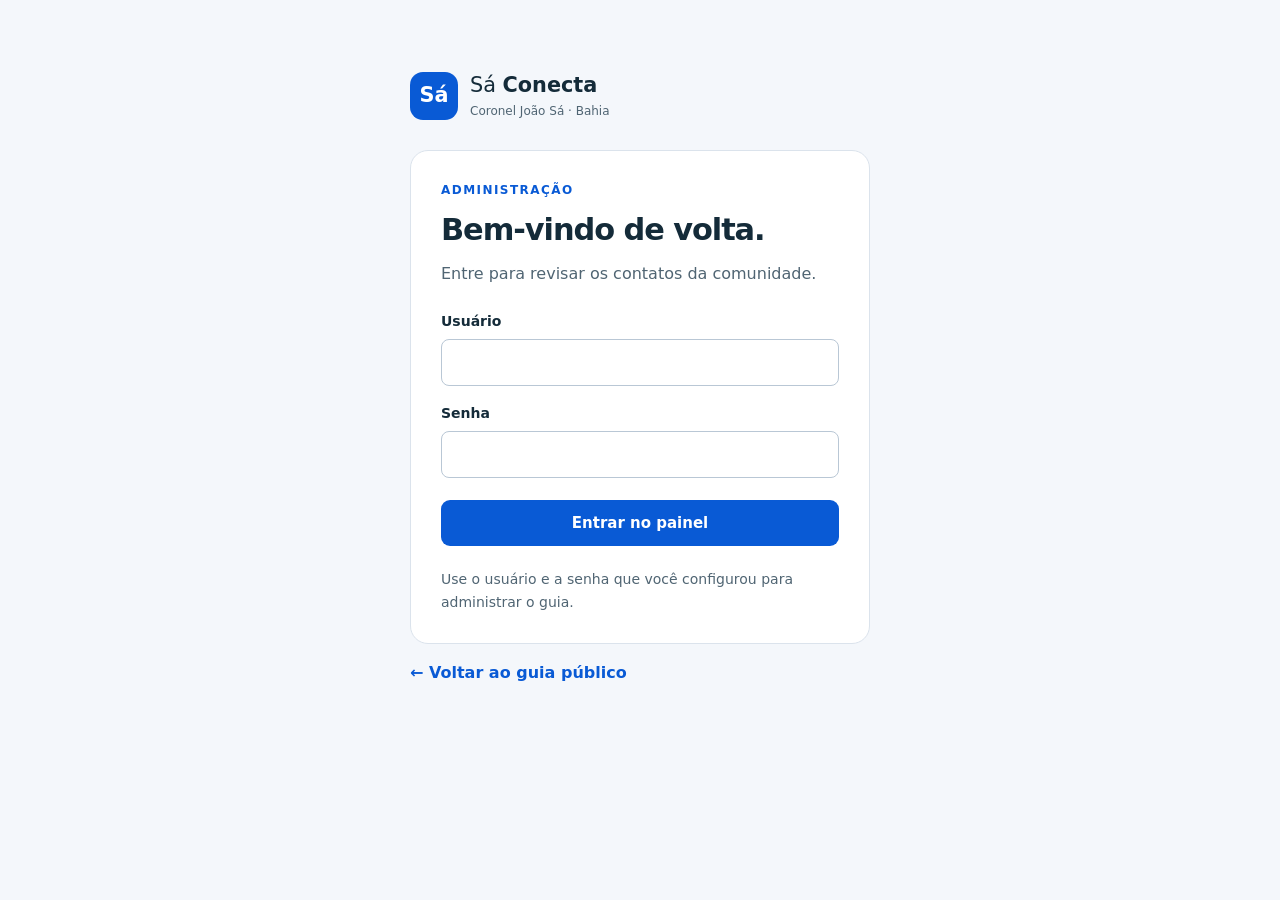
<file: templates/admin-login.html>
<!DOCTYPE html>
<html lang="pt-BR">
<head>
  <meta charset="UTF-8">
  <meta name="viewport" content="width=device-width, initial-scale=1">

  <title>Entrar · Administração Sá Conecta</title>

  <link rel="stylesheet" href="/static/style.css">
  <link rel="stylesheet" href="/static/admin.css">
  <script src="/static/admin.js" defer></script>
</head>

<body data-page="login">
  <!-- Área de login administrativo -->
  <main class="login-shell">
    <a class="brand" href="/" aria-label="Voltar ao guia">
      <span class="brand-symbol" aria-hidden="true">Sá</span>

      <span>
        Sá <strong>Conecta</strong>
        <small>Coronel João Sá · Bahia</small>
      </span>
    </a>

    <section class="login-card" aria-labelledby="login-title">
      <p class="eyebrow">ADMINISTRAÇÃO</p>
      <h1 id="login-title">Bem-vindo de volta.</h1>

      <p class="muted">
        Entre para revisar os contatos da comunidade.
      </p>

      <!-- Formulário de autenticação -->
      <form id="login-form">
        <label for="username">Usuário</label>
        <input
          id="username"
          name="username"
          autocomplete="username"
          required
          minlength="3"
          maxlength="40"
          autocapitalize="none"
          spellcheck="false"
        >

        <label for="password">Senha</label>
        <input
          id="password"
          name="password"
          type="password"
          autocomplete="current-password"
          required
          maxlength="128"
        >

        <p
          id="login-error"
          class="feedback"
          role="alert"
          hidden
        ></p>

        <button
          id="login-submit"
          class="button primary"
          type="submit"
        >
          Entrar no painel
        </button>
      </form>

      <p class="login-help">
        Use o usuário e a senha que você configurou para administrar o guia.
      </p>
    </section>

    <a class="text-button" href="/">
      ← Voltar ao guia público
    </a>
  </main>
</body>
</html>
</file>
<file: static/style.css>
/* =========================================================
   1. Base e identidade visual
   ========================================================= */

:root {
  --ink: #142b39;
  --muted: #506573;
  --blue: #095ad5;
  --blue-dark: #0643a1;
  --line: #dbe3ec;
  --paper: #fff;
  --background: #f4f7fb;
  --radius: 16px;
}

/* Box sizing global */
* {
  box-sizing: border-box;
}

/* Configurações gerais da página */
html {
  scroll-behavior: smooth;
  scroll-padding-top: 20px;
}

body {
  margin: 0;
  font-family: system-ui, -apple-system, BlinkMacSystemFont, "Segoe UI", sans-serif;
  color: var(--ink);
  background: var(--background);
  line-height: 1.6;
}

/* Herda a tipografia dos elementos do formulário */
button,
input,
select,
textarea {
  font: inherit;
}

/* Remove o destaque de toque padrão */
button,
a,
input,
select,
textarea {
  -webkit-tap-highlight-color: transparent;
}

/* Melhora a interação de toque */
button,
a {
  touch-action: manipulation;
}

/* Cursor padrão dos botões */
button {
  cursor: pointer;
}

/* Links */
a {
  color: inherit;
  text-decoration: none;
}

/* Remove margens padrão */
h1,
h2,
h3,
p {
  margin: 0;
}

/* Altura de linha dos títulos */
h1,
h2,
h3 {
  line-height: 1.2;
}

/* Foco visível para navegação por teclado */
button:focus-visible,
a:focus-visible,
input:focus-visible,
select:focus-visible,
textarea:focus-visible {
  outline: 3px solid #e49b00;
  outline-offset: 4px;
}

/* Elementos ocultos */
[hidden] {
  display: none !important;
}


/* =========================================================
   Layout e elementos utilitários
   ========================================================= */

/* Container principal */
.container {
  width: min(1160px, calc(100% - 48px));
  margin: auto;
}

/* Pequeno título auxiliar acima dos títulos principais */
.eyebrow {
  font-size: .75rem;
  letter-spacing: .12em;
  font-weight: 800;
  color: var(--blue);
}

/* Texto com aparência secundária */
.muted {
  color: var(--muted);
}

/* Link para pular diretamente ao conteúdo */
.skip-link {
  position: fixed;
  top: -100px;
  left: 16px;
  z-index: 10;
  padding: 12px;
  background: white;
}

.skip-link:focus {
  top: 12px;
}


/* =========================================================
   Botões
   ========================================================= */

/* Estilo base dos botões */
.button {
  display: inline-flex;
  justify-content: center;
  align-items: center;
  min-height: 46px;
  padding: 10px 20px;
  border: 1px solid transparent;
  border-radius: 9px;
  font-weight: 650;
  font-size: .9375rem;
  transition: background .15s;
}

/* Botão principal */
.primary {
  background: var(--blue);
  color: white;
}

.primary:hover {
  background: var(--blue-dark);
}

/* Botão secundário */
.secondary {
  background: white;
  border-color: var(--line);
  color: var(--ink);
}

.secondary:hover {
  background: #eaf1fb;
}

/* Botão somente com texto */
.text-button {
  border: 0;
  padding: 8px 0;
  background: none;
  color: var(--blue);
  font-weight: 700;
  text-align: left;
  min-height: 44px;
}


/* =========================================================
   2. Cabeçalho e busca
   ========================================================= */

/* Cabeçalho principal */
.header {
  background: white;
  border-bottom: 1px solid var(--line);
}

.header-inner {
  display: flex;
  justify-content: space-between;
  align-items: center;
  gap: 20px;
  min-height: 92px;
}

/* Identidade / marca */
.brand {
  display: flex;
  align-items: center;
  gap: 12px;
  font-size: 1.3rem;
  line-height: 1.25;
}

/* Símbolo da marca */
.brand-symbol {
  display: grid;
  place-items: center;
  background: var(--blue);
  color: white;
  width: 48px;
  height: 48px;
  border-radius: 13px;
  font-weight: 800;
}

/* Texto secundário da marca */
.brand small {
  display: block;
  font-size: .75rem;
  color: var(--muted);
  margin-top: 5px;
}

/* Navegação */
.header nav {
  display: flex;
  align-items: center;
  gap: 28px;
  font-size: .9375rem;
}

/* Introdução da página */
.intro {
  padding-top: 48px;
  padding-bottom: 36px;
}

.intro h1 {
  font-size: clamp(2rem, 4.2vw, 3.4rem);
  letter-spacing: -.045em;
  margin: 12px 0 14px;
  font-weight: 760;
}

.intro h1 span {
  color: var(--blue);
}

.intro-text {
  color: var(--muted);
  font-size: 1.0625rem;
}


/* =========================================================
   Barra de busca
   ========================================================= */

.search-bar {
  display: flex;
  align-items: center;
  gap: 20px;
  margin-top: 28px;
  background: white;
  border: 1px solid var(--line);
  padding: 16px;
  border-radius: var(--radius);
  box-shadow: 0 8px 24px #17345407;
}

.search-field {
  flex: 1;
}

.category-field {
  width: 245px;
  border-left: 1px solid var(--line);
  padding-left: 20px;
}

.search-bar label {
  display: block;
  font-size: .8125rem;
  font-weight: 700;
}

.search-bar input,
.search-bar select {
  border: 0;
  background: white;
  width: 100%;
  min-height: 38px;
  color: var(--ink);
  padding: 4px 0;
}

.search-bar .button {
  min-width: 108px;
}


/* =========================================================
   3. Catálogo
   ========================================================= */

/* Aviso informativo */
.demo-notice {
  background: #fff4d6;
  border: 1px solid #ebd18a;
  color: #624a0d;
  border-radius: 9px;
  padding: 11px 15px;
  font-size: .875rem;
  display: flex;
  gap: 12px;
  flex-wrap: wrap;
}

/* Cabeçalho de seção */
.section-heading {
  display: flex;
  align-items: end;
  justify-content: space-between;
  gap: 16px;
  margin: 32px 0 24px;
}

.section-heading h2 {
  font-size: 1.65rem;
  margin-top: 8px;
  letter-spacing: -.025em;
}

.section-heading > p {
  font-size: .875rem;
  color: var(--muted);
}


/* =========================================================
   Layout do catálogo
   ========================================================= */

.catalog-layout {
  display: grid;
  grid-template-columns: 224px minmax(0, 1fr);
  gap: 32px;
}


/* =========================================================
   Barra lateral / categorias
   ========================================================= */

.sidebar h3 {
  font-size: .9375rem;
  margin-bottom: 16px;
}

.category-buttons {
  display: grid;
  gap: 6px;
}

.category-button {
  display: flex;
  justify-content: space-between;
  align-items: center;
  gap: 8px;
  min-height: 45px;
  padding: 10px 12px;
  border: 1px solid transparent;
  border-radius: 8px;
  background: transparent;
  color: var(--muted);
  text-align: left;
  font-size: .9375rem;
}

.category-button:hover {
  background: #e8eff8;
}

.category-button[aria-pressed="true"] {
  background: #e0ebff;
  color: #074cad;
  font-weight: 700;
}

.category-count {
  font-size: .75rem;
  background: white;
  padding: 0 7px;
  border-radius: 5px;
}


/* =========================================================
   Área de colaboração
   ========================================================= */

.collaborate {
  border-top: 1px solid var(--line);
  margin-top: 28px;
  padding-top: 24px;
}

.collaborate h3 {
  font-size: 1.15rem;
  margin: 12px 0;
}

.collaborate p {
  font-size: .875rem;
  color: var(--muted);
  margin-bottom: 12px;
}


/* =========================================================
   Cards do catálogo
   ========================================================= */

.cards {
  display: grid;
  grid-template-columns: repeat(2, minmax(0, 1fr));
  gap: 18px;
}

.card {
  background: white;
  border: 1px solid var(--line);
  border-radius: var(--radius);
  padding: 22px;
  display: flex;
  flex-direction: column;
  min-width: 0;
}

.card-top {
  display: flex;
  justify-content: space-between;
  align-items: center;
  gap: 12px;
  margin-bottom: 20px;
}

/* Avatar com iniciais */
.initials {
  display: grid;
  place-items: center;
  width: 48px;
  height: 48px;
  border-radius: 12px;
  background: #e9f0ff;
  color: #064cb4;
  font-weight: 800;
  font-size: 1.1rem;
}

/* Variações de cor dos avatares */
.card:nth-child(3n+2) .initials {
  background: #e8f4f0;
  color: #19684e;
}

.card:nth-child(3n) .initials {
  background: #fff0dd;
  color: #865119;
}

/* Tag */
.tag {
  font-size: .75rem;
  color: var(--muted);
  background: var(--background);
  padding: 4px 9px;
  border-radius: 5px;
}

/* Conteúdo do card */
.card h3 {
  font-size: 1.15rem;
  margin-bottom: 7px;
  overflow-wrap: anywhere;
}

.card-category {
  color: var(--blue);
  font-size: .8125rem;
  font-weight: 650;
}

.card-description {
  font-size: .9375rem;
  color: var(--muted);
  margin: 14px 0 18px;
  flex: 1;
  overflow-wrap: anywhere;
}

.card-location {
  font-size: .875rem;
  color: var(--muted);
  border-top: 1px solid #edf0f5;
  padding-top: 14px;
  margin-bottom: 10px;
}

.card-bottom {
  display: flex;
  justify-content: space-between;
  align-items: center;
  flex-wrap: wrap;
  gap: 8px;
}

.card-bottom small {
  font-size: .75rem;
  color: var(--muted);
}


/* =========================================================
   Estado vazio
   ========================================================= */

.empty-state {
  padding: 48px 20px;
  text-align: center;
  border: 1px dashed var(--line);
  border-radius: var(--radius);
  background: white;
}

.empty-state p {
  margin: 12px 0 22px;
  color: var(--muted);
}


/* =========================================================
   Rodapé
   ========================================================= */

.footer {
  margin-top: 64px;
  border-top: 1px solid var(--line);
  background: white;
  padding: 28px 0;
}

.footer-inner {
  display: flex;
  justify-content: space-between;
  gap: 24px;
}

.footer p {
  font-size: .8125rem;
  color: var(--muted);
  margin-top: 4px;
}


/* =========================================================
   4. Janelas e formulário
   ========================================================= */

/* Janela de diálogo */
dialog {
  border: 1px solid var(--line);
  border-radius: 20px;
  padding: 28px;
  width: min(600px, calc(100% - 28px));
  max-height: 90dvh;
  overflow: auto;
  color: var(--ink);
  box-shadow: 0 24px 100px #142b3940;
}

dialog::backdrop {
  background: #142b3999;
}

dialog h2 {
  font-size: 1.65rem;
  margin: 14px 0;
}

dialog > p {
  margin-bottom: 18px;
}


/* =========================================================
   Cabeçalho da janela
   ========================================================= */

.dialog-heading {
  display: flex;
  align-items: center;
  justify-content: space-between;
  gap: 12px;
}

.close-button {
  border: 0;
  border-radius: 50%;
  width: 44px;
  height: 44px;
  font-size: 1.7rem;
  background: var(--background);
  color: var(--ink);
}


/* =========================================================
   Informações de detalhes
   ========================================================= */

.details-info {
  display: grid;
  grid-template-columns: 100px 1fr;
  gap: 12px;
  font-size: .9375rem;
  margin: 24px 0;
}

.details-info dt {
  font-weight: 650;
}

.details-info dd {
  margin: 0;
  overflow-wrap: anywhere;
}


/* =========================================================
   Formulário de sugestão
   ========================================================= */

#suggestion-form > label,
.form-row label {
  display: block;
  font-weight: 650;
  font-size: .875rem;
  margin: 16px 0 6px;
}

#suggestion-form input:not([type="checkbox"]),
#suggestion-form select,
#suggestion-form textarea {
  width: 100%;
  border: 1px solid #b9c7d5;
  border-radius: 8px;
  padding: 10px 12px;
  background: white;
  color: var(--ink);
  min-height: 46px;
}

textarea {
  resize: vertical;
}


/* =========================================================
   Campos em duas colunas
   ========================================================= */

.form-row {
  display: grid;
  grid-template-columns: 1fr 1fr;
  gap: 16px;
}

.form-row > div {
  min-width: 0;
}

#phone-hint {
  font-size: .75rem;
  color: var(--muted);
}


/* =========================================================
   Checkbox
   ========================================================= */

#suggestion-form .checkbox-label {
  display: flex;
  align-items: start;
  gap: 10px;
  font-weight: 400;
}

input[type="checkbox"] {
  width: 20px;
  height: 20px;
  flex-shrink: 0;
  accent-color: var(--blue);
}


/* =========================================================
   Ações e status do formulário
   ========================================================= */

.form-actions {
  display: flex;
  justify-content: flex-end;
  gap: 12px;
  margin-top: 20px;
}

#form-status:not(:empty) {
  padding: 12px;
  background: #e7f4ee;
  color: #175538;
  border-radius: 8px;
  margin-top: 16px;
}


/* =========================================================
   5. Adaptação para tablets
   ========================================================= */

@media (max-width: 900px) {

  /* Catálogo passa para uma única coluna */
  .catalog-layout {
    grid-template-columns: 1fr;
  }

  /* Categorias passam para uma disposição horizontal */
  .category-buttons {
    display: flex;
    flex-wrap: wrap;
    gap: 8px;
  }

  .category-button {
    border-color: var(--line);
    background: white;
  }

  /* Área de colaboração fica oculta */
  .collaborate {
    display: none;
  }

  .sidebar h3 {
    display: none;
  }

  .catalog-layout {
    gap: 20px;
  }

  .category-field {
    width: 210px;
  }

  .search-bar {
    gap: 12px;
  }
}


/* =========================================================
   Adaptação para celulares
   ========================================================= */

@media (max-width: 600px) {

  /* Container com margens menores */
  .container {
    width: calc(100% - 32px);
  }

  /* Cabeçalho */
  .header-inner {
    min-height: 80px;
    gap: 8px;
  }

  .header nav > a {
    display: none;
  }

  .header nav .button {
    padding: 9px 11px;
    font-size: .8125rem;
  }

  .brand {
    gap: 8px;
    font-size: 1.05rem;
  }

  .brand-symbol {
    width: 38px;
    height: 42px;
  }

  .brand small {
    font-size: .75rem;
    max-width: 130px;
  }


  /* Introdução */
  .intro {
    padding-top: 30px;
    padding-bottom: 24px;
  }

  .intro h1 {
    font-size: 2.35rem;
  }


  /* Busca */
  .search-bar {
    flex-direction: column;
    align-items: stretch;
    padding: 16px;
  }

  .search-field,
  .category-field {
    width: 100%;
  }

  .category-field {
    border-left: 0;
    border-top: 1px solid var(--line);
    padding: 12px 0 0;
  }

  .search-bar input {
    font-size: .9375rem;
  }


  /* Cabeçalho das seções */
  .section-heading {
    align-items: start;
    flex-direction: column;
    gap: 8px;
  }


  /* Cards */
  .cards {
    grid-template-columns: 1fr;
  }

  .card {
    padding: 20px;
  }


  /* Aviso */
  .demo-notice {
    gap: 3px;
  }


  /* Rodapé */
  .footer-inner {
    flex-direction: column;
    gap: 12px;
  }


  /* Formulário */
  .form-row {
    grid-template-columns: 1fr;
    gap: 0;
  }

  dialog {
    padding: 20px;
  }

  .form-actions {
    flex-wrap: wrap;
  }

  .form-actions .button {
    flex: 1;
  }

  .details-info {
    grid-template-columns: 1fr;
    gap: 5px;
  }

  .details-info dd {
    margin-bottom: 10px;
  }
}


/* =========================================================
   Redução de movimento
   ========================================================= */

@media (prefers-reduced-motion: reduce) {

  html {
    scroll-behavior: auto;
  }

  * {
    transition: none !important;
  }
}
</file>
<file: static/admin.css>
/* =========================================================
   Controles gerais
   ========================================================= */

/* Estende a identidade visual do guia sem alterar o CSS público. */
button:disabled {
  opacity: .55;
  cursor: wait;
}


/* =========================================================
   Login
   ========================================================= */

.login-shell {
  width: min(460px, calc(100% - 32px));
  margin: 8vh auto;
}

.login-card {
  background: white;
  border: 1px solid var(--line);
  border-radius: 18px;
  padding: 30px;
  margin: 30px 0 16px;
}

.login-card h1 {
  font-size: 1.9rem;
  letter-spacing: -.035em;
  margin: 12px 0;
}

.login-card form {
  margin-top: 24px;
}

.login-card label,
.admin-form > label,
.admin-toolbar label {
  display: block;
  font-size: .875rem;
  font-weight: 650;
  margin: 16px 0 6px;
}

.login-card input,
.admin-form input:not([type=checkbox]),
.admin-form select,
.admin-form textarea,
.admin-toolbar input {
  display: block;
  width: 100%;
  min-height: 46px;
  border: 1px solid #b9c7d5;
  border-radius: 8px;
  padding: 10px 12px;
  color: var(--ink);
  background: white;
}

.login-card .button {
  width: 100%;
  margin-top: 22px;
}

.login-help {
  font-size: .875rem;
  color: var(--muted);
  margin-top: 22px;
}


/* =========================================================
   Feedback / mensagens
   ========================================================= */

.feedback {
  padding: 12px 16px;
  border-radius: 9px;
  background: #e7f4ee;
  color: #175538;
  margin: 16px 0;
  overflow-wrap: anywhere;
}

.feedback[data-kind="error"] {
  background: #fff0ed;
  color: #922919;
  border: 1px solid #f1c0b7;
}


/* =========================================================
   Área administrativa
   ========================================================= */

.admin-main {
  padding-top: 40px;
  padding-bottom: 60px;
}

.admin-heading {
  display: flex;
  justify-content: space-between;
  align-items: center;
  gap: 20px;
}

.admin-heading h1 {
  font-size: 2rem;
  letter-spacing: -.035em;
  margin: 10px 0;
}


/* =========================================================
   Filtros de status
   ========================================================= */

.status-filters {
  display: grid;
  grid-template-columns: repeat(4, 1fr);
  gap: 14px;
  margin: 30px 0 24px;
}

.status-filter {
  background: white;
  border: 1px solid var(--line);
  border-radius: 12px;
  padding: 16px 20px;
  text-align: left;
  color: var(--muted);
  display: flex;
  flex-direction: column;
  gap: 8px;
}

.status-filter strong {
  font-size: 1.75rem;
  color: var(--ink);
}

.status-filter[aria-pressed=true] {
  border: 2px solid var(--blue);
  padding: 15px 19px;
  background: #eaf1ff;
  color: var(--blue);
}


/* =========================================================
   Barra de ferramentas administrativa
   ========================================================= */

.admin-toolbar {
  display: flex;
  gap: 20px;
  align-items: end;
  margin-bottom: 20px;
}

.admin-toolbar > div {
  flex: 1;
}

.admin-toolbar label {
  margin-top: 0;
}


/* =========================================================
   Registros
   ========================================================= */

.admin-records {
  display: grid;
  gap: 16px;
  margin-top: 16px;
}

.record {
  background: white;
  border: 1px solid var(--line);
  border-radius: 14px;
  padding: 24px;
}

.record-heading {
  display: flex;
  justify-content: space-between;
  align-items: start;
  gap: 16px;
}

.record h2 {
  font-size: 1.2rem;
  overflow-wrap: anywhere;
}

.record-meta {
  font-size: .875rem;
  color: var(--muted);
  margin-top: 6px;
}


/* =========================================================
   Status dos registros
   ========================================================= */

.record-status {
  font-size: .8125rem;
  font-weight: 700;
  padding: 4px 10px;
  border-radius: 6px;
  background: #edf1f5;
  white-space: nowrap;
}

.record-status[data-status="pending"] {
  background: #fff2cd;
  color: #735300;
}

.record-status[data-status="approved"] {
  background: #e4f4ec;
  color: #1b6243;
}

.record-status[data-status="rejected"] {
  background: #ffebe6;
  color: #963723;
}


/* =========================================================
   Detalhes dos registros
   ========================================================= */

.record-details {
  display: grid;
  grid-template-columns: 130px 1fr;
  gap: 7px 14px;
  font-size: .9375rem;
  margin: 20px 0;
}

.record-details dt {
  color: var(--muted);
}

.record-details dd {
  margin: 0;
  overflow-wrap: anywhere;
  white-space: pre-wrap;
}


/* =========================================================
   Ações dos registros
   ========================================================= */

.record-actions {
  display: flex;
  flex-wrap: wrap;
  gap: 9px;
  border-top: 1px solid var(--line);
  padding-top: 18px;
}


/* =========================================================
   Botão de ação perigosa
   ========================================================= */

.danger {
  background: #a62e22;
  color: white;
}

.danger:hover {
  background: #802218;
}


/* =========================================================
   Formulários administrativos
   ========================================================= */

.admin-form .check {
  display: flex;
  align-items: center;
  gap: 10px;
  font-weight: 400;
}

.admin-form small {
  font-size: .8125rem;
  color: var(--muted);
}

.admin-form .check input {
  width: 20px;
  height: 20px;
}


/* =========================================================
   Estados auxiliares
   ========================================================= */

.admin-main .empty-state h2 {
  font-size: 1.25rem;
}

#confirm-description {
  white-space: pre-wrap;
  overflow-wrap: anywhere;
}

#edit-note {
  font-size: .875rem;
}


/* =========================================================
   Responsividade
   ========================================================= */

@media (max-width: 650px) {

  /* Cabeçalho administrativo */
  .admin-heading {
    align-items: start;
    flex-direction: column;
    gap: 5px;
  }

  /* Filtros de status */
  .status-filters {
    grid-template-columns: repeat(2, 1fr);
    gap: 10px;
  }

  /* Barra de ferramentas */
  .admin-toolbar {
    align-items: stretch;
    flex-direction: column;
    gap: 12px;
  }

  .admin-toolbar button {
    align-self: start;
  }

  /* Registros */
  .record {
    padding: 18px;
  }

  .record-heading {
    flex-direction: column;
    gap: 10px;
  }

  .record-details {
    grid-template-columns: 1fr;
    gap: 4px;
  }

  .record-details dd {
    margin-bottom: 8px;
  }

  .record-actions .button {
    flex: 1;
    min-width: 110px;
  }

  /* Login */
  .login-card {
    padding: 24px;
  }

  .login-shell {
    margin-top: 5vh;
  }

  /* Navegação */
  .header nav > a {
    display: inline;
    font-size: .8125rem;
  }

  .header nav {
    gap: 10px;
  }
}
</file>
